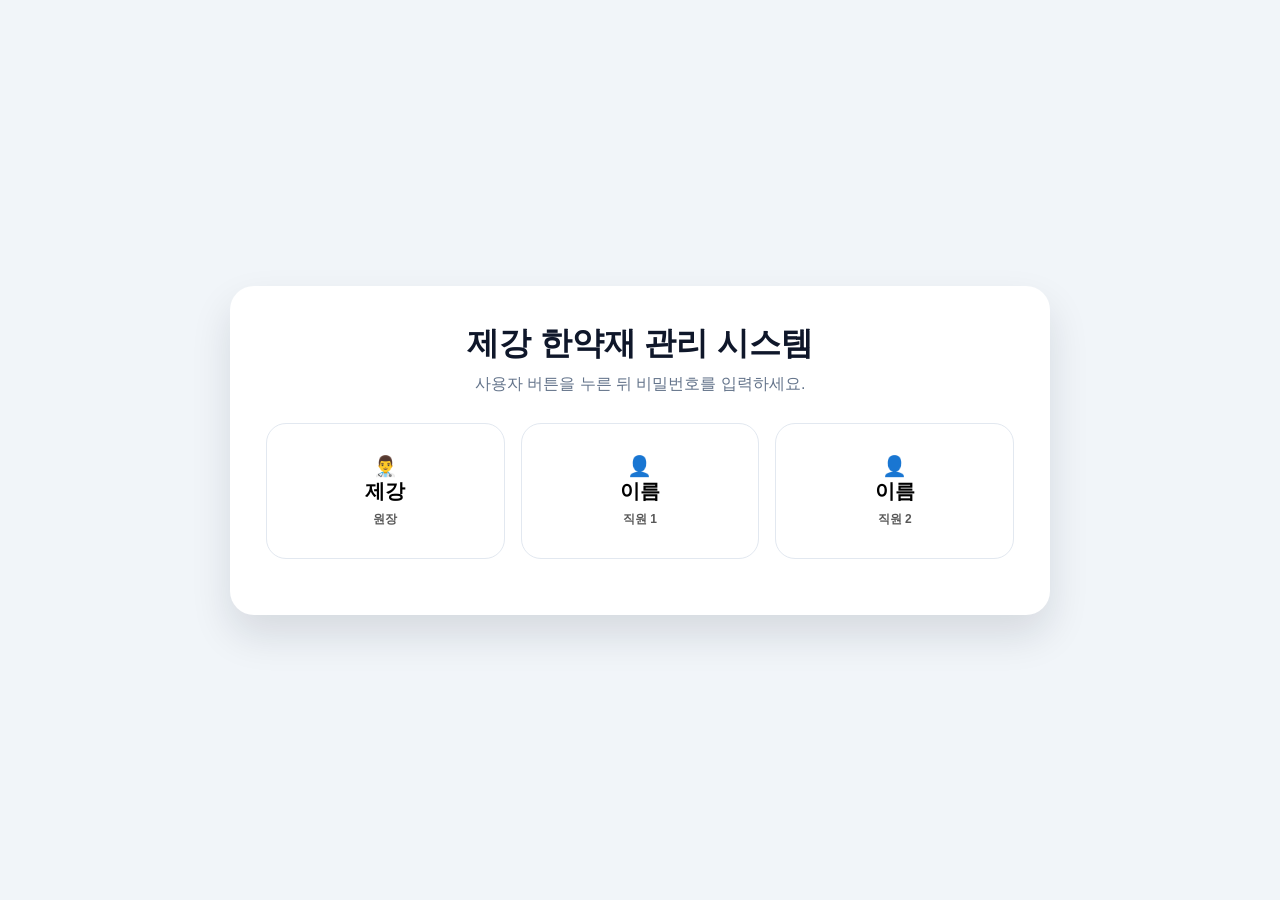
<file: index.html>
<!DOCTYPE html>
<html lang="ko">
<head>
  <meta charset="UTF-8" />
  <meta name="viewport" content="width=device-width, initial-scale=1.0" />
  <title>제강 한약재 관리 시스템</title>
  <style>
    * { box-sizing: border-box; }
    body {
      margin: 0;
      font-family: -apple-system, BlinkMacSystemFont, "Segoe UI", sans-serif;
      background: #f1f5f9;
      color: #0f172a;
    }
    button, input, select, textarea { font-family: inherit; }
    button { cursor: pointer; }
    .hidden { display: none !important; }
    .login-page {
      min-height: 100vh;
      display: flex;
      align-items: center;
      justify-content: center;
      padding: 24px;
    }
    .login-card {
      width: 100%;
      max-width: 820px;
      background: #fff;
      border-radius: 24px;
      padding: 36px;
      box-shadow: 0 20px 40px rgba(15, 23, 42, 0.12);
    }
    .title { text-align: center; margin-bottom: 28px; }
    .title h1 { margin: 0; font-size: 32px; }
    .title p { margin: 8px 0 0; color: #64748b; }
    .user-grid {
      display: grid;
      grid-template-columns: repeat(3, 1fr);
      gap: 16px;
      margin-bottom: 20px;
    }
    .user-button {
      border: 1px solid #e2e8f0;
      background: #fff;
      border-radius: 20px;
      padding: 30px 20px;
      font-size: 20px;
      font-weight: 700;
      transition: 0.15s;
    }
    .user-button:hover, .user-button.active {
      background: #0f172a;
      color: #fff;
      border-color: #0f172a;
    }
    .password-box {
      background: #f8fafc;
      border: 1px solid #e2e8f0;
      border-radius: 18px;
      padding: 20px;
    }
    .password-box label { font-size: 14px; color: #475569; }
    .password-box input {
      width: 100%;
      margin-top: 8px;
      padding: 14px;
      border-radius: 12px;
      border: 1px solid #cbd5e1;
      font-size: 16px;
    }
    .primary-btn {
      border: 0;
      background: #0f172a;
      color: #fff;
      border-radius: 12px;
      padding: 13px 18px;
      font-size: 15px;
      font-weight: 700;
    }
    .secondary-btn {
      border: 1px solid #cbd5e1;
      background: #fff;
      color: #0f172a;
      border-radius: 12px;
      padding: 11px 14px;
      font-size: 14px;
      font-weight: 700;
    }
    .danger-btn {
      border: 1px solid #fecaca;
      background: #fff;
      color: #dc2626;
      border-radius: 12px;
      padding: 9px 12px;
      font-size: 13px;
      font-weight: 700;
    }
    .app-header {
      background: #fff;
      border-bottom: 1px solid #e2e8f0;
      position: sticky;
      top: 0;
      z-index: 10;
    }
    .header-inner {
      max-width: 1280px;
      margin: 0 auto;
      padding: 18px 24px;
      display: flex;
      justify-content: space-between;
      align-items: center;
      gap: 16px;
    }
    .header-inner h1 { margin: 0; font-size: 24px; }
    .header-inner p { margin: 4px 0 0; color: #64748b; font-size: 14px; }
    .layout {
      max-width: 1280px;
      margin: 0 auto;
      padding: 24px;
      display: grid;
      grid-template-columns: 230px 1fr;
      gap: 24px;
    }
    .sidebar, .card {
      background: #fff;
      border: 1px solid #e2e8f0;
      border-radius: 22px;
      box-shadow: 0 6px 18px rgba(15, 23, 42, 0.05);
    }
    .sidebar { padding: 14px; align-self: start; position: sticky; top: 94px; }
    .menu-btn {
      width: 100%;
      border: 0;
      background: transparent;
      text-align: left;
      padding: 14px 16px;
      border-radius: 14px;
      font-weight: 700;
      color: #334155;
      margin-bottom: 6px;
    }
    .menu-btn:hover, .menu-btn.active { background: #0f172a; color: white; }
    .content { min-width: 0; }
    .card { padding: 22px; margin-bottom: 22px; }
    .card h2 { margin: 0 0 8px; font-size: 22px; }
    .muted { color: #64748b; font-size: 14px; margin: 0 0 18px; }
    .stat-grid {
      display: grid;
      grid-template-columns: repeat(4, 1fr);
      gap: 16px;
      margin-bottom: 22px;
    }
    .stat-card {
      background: #fff;
      border: 1px solid #e2e8f0;
      border-radius: 20px;
      padding: 20px;
    }
    .stat-label { color: #64748b; font-size: 14px; }
    .stat-value { font-size: 30px; font-weight: 800; margin-top: 6px; }
    .toolbar {
      display: flex;
      justify-content: space-between;
      align-items: center;
      gap: 12px;
      margin-bottom: 16px;
      flex-wrap: wrap;
    }
    .search-input {
      width: 100%;
      padding: 14px;
      border: 1px solid #cbd5e1;
      border-radius: 14px;
      font-size: 15px;
      margin-bottom: 16px;
    }
    table {
      width: 100%;
      border-collapse: collapse;
      background: #fff;
      border: 1px solid #e2e8f0;
      border-radius: 16px;
      overflow: hidden;
    }
    th, td {
      padding: 13px;
      text-align: left;
      border-bottom: 1px solid #e2e8f0;
      font-size: 14px;
      vertical-align: middle;
    }
    th { background: #f8fafc; color: #475569; font-weight: 800; }
    tr:hover td { background: #f8fafc; }
    .action-row { display: flex; gap: 6px; flex-wrap: wrap; }
    .mini-btn {
      border: 1px solid #cbd5e1;
      background: #fff;
      border-radius: 10px;
      padding: 7px 9px;
      font-size: 12px;
      font-weight: 700;
    }
    .expiry-warning { color: #dc2626; font-weight: 800; }
    .location-grid {
      display: grid;
      grid-template-columns: 260px 1fr;
      gap: 20px;
    }
    .location-list button {
      width: 100%;
      border: 1px solid #e2e8f0;
      background: #fff;
      border-radius: 14px;
      padding: 14px;
      text-align: left;
      margin-bottom: 10px;
      font-weight: 800;
    }
    .location-list button.active { background: #0f172a; color: #fff; }
    .cell-map {
      display: grid;
      grid-template-columns: repeat(2, 1fr);
      gap: 12px;
      margin-bottom: 20px;
    }
    .cell-btn {
      min-height: 90px;
      border: 1px solid #cbd5e1;
      background: #f8fafc;
      border-radius: 18px;
      padding: 16px;
      text-align: left;
      font-weight: 800;
    }
    .cell-btn.active { background: #0f172a; color: #fff; }
    .herb-card {
      border: 1px solid #e2e8f0;
      border-radius: 16px;
      padding: 16px;
      margin-bottom: 10px;
      display: flex;
      justify-content: space-between;
      gap: 12px;
    }
    .form-grid {
      display: grid;
      grid-template-columns: repeat(2, 1fr);
      gap: 14px;
    }
    .form-field label {
      display: block;
      font-size: 13px;
      font-weight: 800;
      color: #475569;
      margin-bottom: 6px;
    }
    .form-field input, .form-field select, .form-field textarea {
      width: 100%;
      padding: 12px;
      border-radius: 12px;
      border: 1px solid #cbd5e1;
      font-size: 14px;
    }
    .form-field textarea { min-height: 82px; resize: vertical; }
    .full { grid-column: 1 / -1; }
    .log-grid {
      display: grid;
      grid-template-columns: repeat(2, 1fr);
      gap: 18px;
    }
    .log-item {
      border: 1px solid #e2e8f0;
      border-radius: 16px;
      padding: 15px;
      margin-bottom: 10px;
    }
    .modal-backdrop {
      position: fixed;
      inset: 0;
      background: rgba(15, 23, 42, 0.45);
      display: flex;
      align-items: center;
      justify-content: center;
      z-index: 50;
      padding: 20px;
    }
    .modal {
      width: 100%;
      max-width: 720px;
      background: #fff;
      border-radius: 22px;
      padding: 24px;
      max-height: 90vh;
      overflow: auto;
    }
    .modal-header {
      display: flex;
      justify-content: space-between;
      gap: 14px;
      align-items: start;
      margin-bottom: 18px;
    }
    .info-grid {
      display: grid;
      grid-template-columns: repeat(2, 1fr);
      gap: 12px;
    }
    .info-box {
      background: #f8fafc;
      border: 1px solid #e2e8f0;
      border-radius: 14px;
      padding: 14px;
    }
    .info-label { color: #64748b; font-size: 13px; margin-bottom: 4px; }
    .info-value { font-weight: 800; }
    .notice {
      background: #fffbeb;
      border: 1px solid #fde68a;
      color: #92400e;
      border-radius: 16px;
      padding: 14px;
      margin-bottom: 16px;
      font-size: 14px;
    }
    @media (max-width: 900px) {
      .layout { grid-template-columns: 1fr; }
      .sidebar { position: static; }
      .stat-grid, .location-grid, .log-grid, .form-grid, .info-grid { grid-template-columns: 1fr; }
      .user-grid { grid-template-columns: 1fr; }
      .header-inner { flex-direction: column; align-items: flex-start; }
      table { display: block; overflow-x: auto; white-space: nowrap; }
    }
  </style>
</head>
<body>
  <section id="loginPage" class="login-page">
    <div class="login-card">
      <div class="title">
        <h1>제강 한약재 관리 시스템</h1>
        <p>사용자 버튼을 누른 뒤 비밀번호를 입력하세요.</p>
      </div>
      <div id="userGrid" class="user-grid"></div>
      <div id="passwordBox" class="password-box hidden">
        <label id="passwordLabel">비밀번호</label>
        <input id="passwordInput" type="password" placeholder="비밀번호 입력" />
        <div style="font-size:12px; color:#64748b; margin-top:8px; line-height:1.5;">
          초기 비밀번호: 제강 0000 / 직원1 1111 / 직원2 2222
        </div>
        <button id="loginBtn" class="primary-btn" style="width:100%; margin-top:14px;">메인으로 접속</button>
      </div>
    </div>
  </section>

  <section id="appPage" class="hidden">
    <header class="app-header">
      <div class="header-inner">
        <div>
          <h1>제강 한약재 관리 시스템</h1>
          <p id="currentUserText">현재 로그인: 제강 · 원장용 전체 기능 화면</p>
        </div>
        <button id="logoutBtn" class="secondary-btn">로그아웃</button>
      </div>
    </header>

    <div class="layout">
      <aside class="sidebar">
        <button class="menu-btn active" data-tab="dashboard">📦 대시보드</button>
        <button class="menu-btn" data-tab="herbs">📋 약재 목록</button>
        <button class="menu-btn" data-tab="addHerb">➕ 약재 등록</button>
        <button class="menu-btn" data-tab="locations">📍 위치별 보기</button>
        <button class="menu-btn" data-tab="logs">🕘 로그 기록</button>
        <button class="menu-btn" data-tab="staffManage">👥 직원정보관리</button>
        <button class="menu-btn" data-tab="settings">⚙️ 설정</button>
      </aside>

      <main class="content">
        <section id="dashboard" class="tab-section">
          <div class="stat-grid">
            <div class="stat-card"><div class="stat-label">총 약재</div><div id="totalHerbs" class="stat-value">0개</div></div>
            <div class="stat-card"><div class="stat-label">유통기한 임박</div><div id="expirySoon" class="stat-value">0개</div></div>
            <div class="stat-card"><div class="stat-label">재고 부족</div><div id="lowStock" class="stat-value">0개</div></div>
            <div class="stat-card"><div class="stat-label">관리 위치</div><div class="stat-value">4곳</div></div>
          </div>
          <div class="card">
            <div class="toolbar">
              <div>
                <h2>최근 약재 목록</h2>
                <p class="muted">원장용에서는 가격, 거래처, 삭제, 로그 기록까지 모두 보입니다.</p>
              </div>
              <button class="primary-btn" onclick="showTab('addHerb')">약재 등록</button>
            </div>
            <input id="dashboardSearch" class="search-input" placeholder="약재명, 위치, 거래처, 바코드 검색" />
            <div id="dashboardTable"></div>
          </div>
        </section>

        <section id="herbs" class="tab-section hidden">
          <div class="card">
            <div class="toolbar">
              <div>
                <h2>전체 약재 목록</h2>
                <p class="muted">검색 후 상세보기, 수정, 삭제를 할 수 있습니다.</p>
              </div>
              <button class="primary-btn" onclick="showTab('addHerb')">신규 등록</button>
            </div>
            <input id="herbSearch" class="search-input" placeholder="약재명, 위치, 거래처, 바코드 검색" />
            <div id="herbTable"></div>
          </div>
        </section>

        <section id="addHerb" class="tab-section hidden">
          <div class="card">
            <h2>약재 신규 등록</h2>
            <p class="muted">현재 버전은 브라우저 localStorage에 저장됩니다. GitHub Pages에서도 새로고침 후 유지됩니다.</p>
            <form id="herbForm">
              <div class="form-grid">
                <div class="form-field"><label>한약재 이름</label><input id="name" required placeholder="예: 당귀" /></div>
                <div class="form-field"><label>바코드</label><input id="barcode" placeholder="스캐너 입력 가능" /></div>
                <div class="form-field"><label>현재 재고수량</label><input id="stock" type="number" required placeholder="예: 1200" /></div>
                <div class="form-field"><label>단위</label><select id="unit"><option>g</option><option>kg</option><option>봉</option><option>박스</option></select></div>
                <div class="form-field"><label>입고일</label><input id="receivedDate" type="date" /></div>
                <div class="form-field"><label>입고수량</label><input id="receivedQty" type="number" placeholder="예: 3000" /></div>
                <div class="form-field"><label>가격</label><input id="price" type="number" placeholder="예: 45000" /></div>
                <div class="form-field"><label>유통기한</label><input id="expiryDate" type="date" /></div>
                <div class="form-field"><label>위치</label><select id="locationType"></select></div>
                <div class="form-field"><label>세부 위치</label><select id="locationDetail"></select></div>
                <div class="form-field"><label>거래처</label><input id="supplier" placeholder="예: OO약업사" /></div>
                <div class="form-field full"><label>메모</label><textarea id="memo" placeholder="보관상태, 주의사항 등"></textarea></div>
              </div>
              <div style="display:flex; gap:10px; margin-top:18px; flex-wrap:wrap;">
                <button class="primary-btn" type="submit">저장</button>
                <button class="secondary-btn" type="button" onclick="resetForm()">입력 초기화</button>
              </div>
            </form>
          </div>
        </section>

        <section id="locations" class="tab-section hidden">
          <div class="location-grid">
            <div class="card location-list">
              <h2>위치 선택</h2>
              <p class="muted">위치를 누르면 도면이 바뀝니다.</p>
              <div id="locationButtons"></div>
            </div>
            <div class="card">
              <h2 id="locationTitle">2단냉장고</h2>
              <p class="muted">칸을 누르면 해당 위치에 있는 약재만 표시됩니다.</p>
              <div id="cellMap" class="cell-map"></div>
              <div id="locationHerbs"></div>
            </div>
          </div>
        </section>

        <section id="logs" class="tab-section hidden">
          <div class="log-grid">
            <div class="card">
              <h2>접속 로그</h2>
              <p class="muted">직원이 몇 시에 들어왔고 나갔는지 확인하는 화면입니다.</p>
              <div id="loginLogs"></div>
            </div>
            <div class="card">
              <h2>작업 기록</h2>
              <p class="muted">직원이 약재 정보를 수정/삭제/확인한 기록을 남기는 자리입니다.</p>
              <div id="changeLogs"></div>
            </div>
          </div>
        </section>

        <section id="staffManage" class="tab-section hidden">
          <div class="card">
            <h2>직원정보관리</h2>
            <p class="muted">원장만 보는 화면입니다. 로그인 버튼에 표시될 이름과 비밀번호를 관리합니다.</p>
            <div class="notice">현재 버전에서는 이름과 비밀번호가 브라우저에 저장됩니다. 실제 업무용에서는 서버 보안 로그인으로 바꿔야 합니다.</div>
            <form id="staffForm">
              <div class="form-grid">
                <div class="form-field">
                  <label>원장 이름</label>
                  <input id="ownerNameInput" placeholder="예: 제강" />
                </div>
                <div class="form-field">
                  <label>직원 1 이름</label>
                  <input id="staff1NameInput" placeholder="예: 직원1" />
                </div>
                <div class="form-field">
                  <label>직원 2 이름</label>
                  <input id="staff2NameInput" placeholder="예: 직원2" />
                </div>
                <div class="form-field">
                  <label>원장 비밀번호</label>
                  <input id="ownerPasswordInput" type="password" placeholder="새 비밀번호 입력" />
                </div>
                <div class="form-field">
                  <label>직원 1 비밀번호</label>
                  <input id="staff1PasswordInput" type="password" placeholder="새 비밀번호 입력" />
                </div>
                <div class="form-field">
                  <label>직원 2 비밀번호</label>
                  <input id="staff2PasswordInput" type="password" placeholder="새 비밀번호 입력" />
                </div>
                <div class="form-field">
                  <label>향후 기능</label>
                  <input value="권한 제한 / 퇴사자 비활성화 / 작업별 허용범위" disabled />
                </div>
              </div>
              <div style="display:flex; gap:10px; margin-top:18px; flex-wrap:wrap;">
                <button class="primary-btn" type="submit">직원정보 저장</button>
                <button class="secondary-btn" type="button" onclick="resetUserProfiles()">기본값으로 되돌리기</button>
              </div>
            </form>
          </div>
        </section>

        <section id="settings" class="tab-section hidden">
          <div class="card">
            <h2>설정</h2>
            <p class="muted">나중에 실제 로그인, 비밀번호 변경, 직원 권한 제한을 넣을 자리입니다.</p>
            <div class="notice">현재 버전은 프로토타입입니다. 실제 보안 로그인은 아직 아닙니다.</div>
            <div class="stat-grid">
              <div class="stat-card"><div class="stat-label">비밀번호 변경</div><div style="font-weight:800; margin-top:8px;">예정</div></div>
              <div class="stat-card"><div class="stat-label">직원 권한 설정</div><div style="font-weight:800; margin-top:8px;">가격/삭제/로그 제한</div></div>
              <div class="stat-card"><div class="stat-label">바코드 설정</div><div style="font-weight:800; margin-top:8px;">스캐너 입력 연동</div></div>
              <div class="stat-card"><div class="stat-label">거래명세표 OCR</div><div style="font-weight:800; margin-top:8px;">추후 구현</div></div>
            </div>
          </div>
        </section>
      </main>
    </div>
  </section>

  <div id="detailModal" class="modal-backdrop hidden">
    <div class="modal">
      <div class="modal-header">
        <div>
          <h2 id="detailName" style="margin:0;">약재명</h2>
          <p id="detailLocation" class="muted" style="margin-top:6px;">위치</p>
        </div>
        <button class="secondary-btn" onclick="closeDetail()">닫기</button>
      </div>
      <div id="detailInfo" class="info-grid"></div>
    </div>
  </div>

  <script>
    const STORAGE_KEY = "jegang_herb_manager_data_v1";
    const USER_STORAGE_KEY = "jegang_user_profiles_v1";

    const locations = [
      { name: "2단냉장고", cells: ["상단 왼쪽", "상단 오른쪽", "하단 왼쪽", "하단 오른쪽"] },
      { name: "4단선반", cells: ["1층 왼쪽", "1층 오른쪽", "2층 왼쪽", "2층 오른쪽", "3층 왼쪽", "3층 오른쪽", "4층 왼쪽", "4층 오른쪽"] },
      { name: "조재대선반", cells: ["왼쪽칸", "중앙칸", "오른쪽칸"] },
      { name: "4칸냉장고하단", cells: ["1번칸", "2번칸", "3번칸", "4번칸"] },
    ];

    const defaultUsers = [
      { key: "owner", name: "제강", role: "owner", icon: "👨‍⚕️", label: "원장", password: "0000" },
      { key: "staff1", name: "이름", role: "staff1", icon: "👤", label: "직원 1", password: "1111" },
      { key: "staff2", name: "이름", role: "staff2", icon: "👤", label: "직원 2", password: "2222" },
    ];

    const sampleHerbs = [
      { id: 1, name: "당귀", stock: 1200, unit: "g", receivedDate: "2026-04-10", receivedQty: 3000, price: 45000, expiryDate: "2027-04-10", locationType: "2단냉장고", locationDetail: "상단 왼쪽", supplier: "OO약업사", barcode: "880000000001", memo: "자주 사용. 보관상태 양호" },
      { id: 2, name: "숙지황", stock: 800, unit: "g", receivedDate: "2026-03-21", receivedQty: 2000, price: 38000, expiryDate: "2026-07-15", locationType: "4단선반", locationDetail: "2층 오른쪽", supplier: "대한본초", barcode: "880000000002", memo: "유통기한 확인 필요" },
      { id: 3, name: "황기", stock: 2300, unit: "g", receivedDate: "2026-02-02", receivedQty: 5000, price: 62000, expiryDate: "2027-01-30", locationType: "조재대선반", locationDetail: "중앙칸", supplier: "제일약재", barcode: "880000000003", memo: "대용량 보관" },
      { id: 4, name: "맥문동", stock: 350, unit: "g", receivedDate: "2025-12-15", receivedQty: 1000, price: 27000, expiryDate: "2026-05-22", locationType: "4칸냉장고하단", locationDetail: "3번칸", supplier: "OO약업사", barcode: "880000000004", memo: "재고 부족 임박" },
    ];

    let selectedUser = null;
    let currentUser = null;
    let herbs = loadHerbs();
    let userProfiles = loadUserProfiles();
    let selectedLocation = "2단냉장고";
    let selectedCell = null;

    function loadHerbs() {
      const saved = localStorage.getItem(STORAGE_KEY);
      if (saved) return JSON.parse(saved);
      localStorage.setItem(STORAGE_KEY, JSON.stringify(sampleHerbs));
      return sampleHerbs;
    }

    function saveHerbs() {
      localStorage.setItem(STORAGE_KEY, JSON.stringify(herbs));
    }

    function loadUserProfiles() {
      const saved = localStorage.getItem(USER_STORAGE_KEY);
      if (saved) {
        const parsed = JSON.parse(saved);
        return defaultUsers.map(defaultUser => {
          const savedUser = parsed.find(user => user.key === defaultUser.key);
          return { ...defaultUser, ...(savedUser || {}) };
        });
      }
      localStorage.setItem(USER_STORAGE_KEY, JSON.stringify(defaultUsers));
      return JSON.parse(JSON.stringify(defaultUsers));
    }

    function saveUserProfiles() {
      localStorage.setItem(USER_STORAGE_KEY, JSON.stringify(userProfiles));
    }

    function renderUserButtons() {
      document.getElementById("userGrid").innerHTML = userProfiles.map(user => `
        <button class="user-button" data-key="${user.key}">
          ${user.icon}<br />
          <span>${escapeHtml(user.name)}</span>
          <small style="display:block; margin-top:6px; font-size:12px; opacity:.65;">${escapeHtml(user.label)}</small>
        </button>
      `).join("");

      document.querySelectorAll(".user-button").forEach(btn => {
        btn.addEventListener("click", () => {
          document.querySelectorAll(".user-button").forEach(b => b.classList.remove("active"));
          btn.classList.add("active");
          selectedUser = userProfiles.find(user => user.key === btn.dataset.key);
          document.getElementById("passwordLabel").innerText = selectedUser.name + " 비밀번호";
          document.getElementById("passwordBox").classList.remove("hidden");
          document.getElementById("passwordInput").focus();
        });
      });
    }

    function formatWon(value) {
      if (!value && value !== 0) return "-";
      return new Intl.NumberFormat("ko-KR").format(Number(value)) + "원";
    }

    function todayString() {
      return new Date().toISOString().slice(0, 10);
    }

    function daysUntil(dateString) {
      if (!dateString) return 99999;
      const today = new Date(todayString() + "T00:00:00");
      const target = new Date(dateString + "T00:00:00");
      return Math.ceil((target - today) / (1000 * 60 * 60 * 24));
    }

    document.getElementById("loginBtn").addEventListener("click", login);
    document.getElementById("passwordInput").addEventListener("keydown", (e) => { if (e.key === "Enter") login(); });
    document.getElementById("logoutBtn").addEventListener("click", logout);

    function login() {
      if (!selectedUser) return alert("사용자를 먼저 선택하세요.");
      const enteredPassword = document.getElementById("passwordInput").value;
      const latestUser = userProfiles.find(user => user.key === selectedUser.key);
      if (!latestUser || enteredPassword !== latestUser.password) {
        alert("비밀번호가 맞지 않습니다.");
        document.getElementById("passwordInput").value = "";
        document.getElementById("passwordInput").focus();
        return;
      }
      currentUser = latestUser;
      document.getElementById("loginPage").classList.add("hidden");
      document.getElementById("appPage").classList.remove("hidden");
      document.getElementById("currentUserText").innerText = `현재 로그인: ${currentUser.name} · ${currentUser.role === "owner" ? "원장용 전체 기능 화면" : "직원용 화면 예정"}`;
      applyRoleVisibility();
      showTab("dashboard");
      renderAll();
    }

    function logout() {
      currentUser = null;
      selectedUser = null;
      document.getElementById("passwordInput").value = "";
      document.getElementById("passwordBox").classList.add("hidden");
      document.getElementById("appPage").classList.add("hidden");
      document.getElementById("loginPage").classList.remove("hidden");
      renderUserButtons();
    }

    function applyRoleVisibility() {
      const isOwner = currentUser && currentUser.role === "owner";
      document.querySelector('[data-tab="staffManage"]').style.display = isOwner ? "block" : "none";
      document.querySelector('[data-tab="logs"]').style.display = isOwner ? "block" : "none";
      document.querySelector('[data-tab="settings"]').style.display = isOwner ? "block" : "none";
    }

    document.querySelectorAll(".menu-btn").forEach(btn => {
      btn.addEventListener("click", () => showTab(btn.dataset.tab));
    });

    function showTab(tabId) {
      document.querySelectorAll(".menu-btn").forEach(b => b.classList.toggle("active", b.dataset.tab === tabId));
      document.querySelectorAll(".tab-section").forEach(sec => sec.classList.add("hidden"));
      document.getElementById(tabId).classList.remove("hidden");
      renderAll();
    }

    document.getElementById("dashboardSearch").addEventListener("input", renderTables);
    document.getElementById("herbSearch").addEventListener("input", renderTables);

    function filterHerbs(query) {
      const q = (query || "").trim().toLowerCase();
      if (!q) return herbs;
      return herbs.filter(h => [h.name, h.locationType, h.locationDetail, h.supplier, h.barcode, h.memo].some(v => String(v || "").toLowerCase().includes(q)));
    }

    function renderAll() {
      renderStats();
      renderTables();
      renderLocationControls();
      renderLocations();
      renderLogs();
      renderFormLocationOptions();
      renderStaffForm();
    }

    function renderStats() {
      document.getElementById("totalHerbs").innerText = herbs.length + "개";
      document.getElementById("expirySoon").innerText = herbs.filter(h => daysUntil(h.expiryDate) <= 90).length + "개";
      document.getElementById("lowStock").innerText = herbs.filter(h => Number(h.stock) <= 500).length + "개";
    }

    function renderTables() {
      const dashboardQuery = document.getElementById("dashboardSearch").value;
      const herbQuery = document.getElementById("herbSearch").value;
      document.getElementById("dashboardTable").innerHTML = makeTable(filterHerbs(dashboardQuery));
      document.getElementById("herbTable").innerHTML = makeTable(filterHerbs(herbQuery));
    }

    function makeTable(list) {
      if (list.length === 0) return `<div class="notice">검색 결과가 없습니다.</div>`;
      const rows = list.map(h => {
        const remain = daysUntil(h.expiryDate);
        const expiryClass = remain <= 90 ? "expiry-warning" : "";
        const remainText = h.expiryDate ? `${h.expiryDate}${remain <= 90 ? ` (${remain}일 남음)` : ""}` : "-";
        return `
          <tr>
            <td><strong>${escapeHtml(h.name)}</strong></td>
            <td>${Number(h.stock || 0).toLocaleString("ko-KR")}${escapeHtml(h.unit || "")}</td>
            <td>${escapeHtml(h.locationType || "-")} / ${escapeHtml(h.locationDetail || "-")}</td>
            <td>${escapeHtml(h.receivedDate || "-")}</td>
            <td class="${expiryClass}">${escapeHtml(remainText)}</td>
            <td>${formatWon(h.price)}</td>
            <td>
              <div class="action-row">
                <button class="mini-btn" onclick="openDetail(${h.id})">상세</button>
                <button class="mini-btn" onclick="editHerb(${h.id})">수정</button>
                <button class="danger-btn" onclick="deleteHerb(${h.id})">삭제</button>
              </div>
            </td>
          </tr>
        `;
      }).join("");
      return `
        <table>
          <thead><tr><th>약재명</th><th>재고</th><th>위치</th><th>입고일</th><th>유통기한</th><th>가격</th><th>관리</th></tr></thead>
          <tbody>${rows}</tbody>
        </table>
      `;
    }

    function renderFormLocationOptions() {
      const locationType = document.getElementById("locationType");
      const current = locationType.value || locations[0].name;
      locationType.innerHTML = locations.map(l => `<option value="${l.name}">${l.name}</option>`).join("");
      locationType.value = locations.some(l => l.name === current) ? current : locations[0].name;
      renderDetailOptions();
    }

    document.getElementById("locationType").addEventListener("change", renderDetailOptions);

    function renderDetailOptions() {
      const type = document.getElementById("locationType").value || locations[0].name;
      const loc = locations.find(l => l.name === type) || locations[0];
      document.getElementById("locationDetail").innerHTML = loc.cells.map(c => `<option value="${c}">${c}</option>`).join("");
    }

    document.getElementById("herbForm").addEventListener("submit", (e) => {
      e.preventDefault();
      const editId = document.getElementById("herbForm").dataset.editId;
      const item = {
        id: editId ? Number(editId) : Date.now(),
        name: document.getElementById("name").value.trim(),
        barcode: document.getElementById("barcode").value.trim(),
        stock: Number(document.getElementById("stock").value || 0),
        unit: document.getElementById("unit").value,
        receivedDate: document.getElementById("receivedDate").value,
        receivedQty: Number(document.getElementById("receivedQty").value || 0),
        price: Number(document.getElementById("price").value || 0),
        expiryDate: document.getElementById("expiryDate").value,
        locationType: document.getElementById("locationType").value,
        locationDetail: document.getElementById("locationDetail").value,
        supplier: document.getElementById("supplier").value.trim(),
        memo: document.getElementById("memo").value.trim(),
      };
      if (editId) {
        herbs = herbs.map(h => h.id === Number(editId) ? item : h);
        alert("약재 정보가 수정되었습니다.");
      } else {
        herbs.unshift(item);
        alert("약재가 등록되었습니다.");
      }
      saveHerbs();
      resetForm();
      showTab("herbs");
    });

    function resetForm() {
      document.getElementById("herbForm").reset();
      delete document.getElementById("herbForm").dataset.editId;
      renderFormLocationOptions();
    }

    function editHerb(id) {
      const h = herbs.find(item => item.id === id);
      if (!h) return;
      showTab("addHerb");
      document.getElementById("herbForm").dataset.editId = h.id;
      document.getElementById("name").value = h.name || "";
      document.getElementById("barcode").value = h.barcode || "";
      document.getElementById("stock").value = h.stock || "";
      document.getElementById("unit").value = h.unit || "g";
      document.getElementById("receivedDate").value = h.receivedDate || "";
      document.getElementById("receivedQty").value = h.receivedQty || "";
      document.getElementById("price").value = h.price || "";
      document.getElementById("expiryDate").value = h.expiryDate || "";
      document.getElementById("locationType").value = h.locationType || locations[0].name;
      renderDetailOptions();
      document.getElementById("locationDetail").value = h.locationDetail || "";
      document.getElementById("supplier").value = h.supplier || "";
      document.getElementById("memo").value = h.memo || "";
    }

    function deleteHerb(id) {
      const h = herbs.find(item => item.id === id);
      if (!h) return;
      if (!confirm(`${h.name} 약재를 삭제할까요?`)) return;
      herbs = herbs.filter(item => item.id !== id);
      saveHerbs();
      renderAll();
    }

    function openDetail(id) {
      const h = herbs.find(item => item.id === id);
      if (!h) return;
      document.getElementById("detailName").innerText = h.name;
      document.getElementById("detailLocation").innerText = `${h.locationType || "-"} / ${h.locationDetail || "-"}`;
      const fields = [
        ["현재 재고", `${Number(h.stock || 0).toLocaleString("ko-KR")}${h.unit || ""}`],
        ["입고수량", `${Number(h.receivedQty || 0).toLocaleString("ko-KR")}${h.unit || ""}`],
        ["입고일", h.receivedDate || "-"],
        ["유통기한", h.expiryDate || "-"],
        ["가격", formatWon(h.price)],
        ["거래처", h.supplier || "-"],
        ["바코드", h.barcode || "-"],
        ["메모", h.memo || "-"],
      ];
      document.getElementById("detailInfo").innerHTML = fields.map(([label, value]) => `
        <div class="info-box"><div class="info-label">${escapeHtml(label)}</div><div class="info-value">${escapeHtml(value)}</div></div>
      `).join("");
      document.getElementById("detailModal").classList.remove("hidden");
    }

    function closeDetail() {
      document.getElementById("detailModal").classList.add("hidden");
    }

    function renderLocationControls() {
      document.getElementById("locationButtons").innerHTML = locations.map(l => `
        <button class="${selectedLocation === l.name ? "active" : ""}" onclick="selectLocation('${l.name}')">${l.name}</button>
      `).join("");
    }

    function selectLocation(name) {
      selectedLocation = name;
      selectedCell = null;
      renderLocationControls();
      renderLocations();
    }

    function selectCell(cell) {
      selectedCell = cell;
      renderLocations();
    }

    function renderLocations() {
      const loc = locations.find(l => l.name === selectedLocation) || locations[0];
      document.getElementById("locationTitle").innerText = loc.name;
      document.getElementById("cellMap").innerHTML = loc.cells.map(cell => {
        const count = herbs.filter(h => h.locationType === loc.name && h.locationDetail === cell).length;
        return `<button class="cell-btn ${selectedCell === cell ? "active" : ""}" onclick="selectCell('${cell}')"><div>${cell}</div><div style="font-size:13px; opacity:.75; margin-top:6px;">약재 ${count}개</div></button>`;
      }).join("");

      const list = herbs.filter(h => h.locationType === loc.name && (!selectedCell || h.locationDetail === selectedCell));
      const title = selectedCell ? `${loc.name} / ${selectedCell}` : `${loc.name} 전체`;
      if (list.length === 0) {
        document.getElementById("locationHerbs").innerHTML = `<h3>${title}</h3><div class="notice">해당 위치에 등록된 약재가 없습니다.</div>`;
        return;
      }
      document.getElementById("locationHerbs").innerHTML = `<h3>${title}</h3>` + list.map(h => `
        <div class="herb-card">
          <div>
            <strong>${escapeHtml(h.name)}</strong>
            <div style="color:#64748b; font-size:13px; margin-top:5px;">재고 ${Number(h.stock || 0).toLocaleString("ko-KR")}${escapeHtml(h.unit || "")} · 유통기한 ${escapeHtml(h.expiryDate || "-")}</div>
          </div>
          <div style="font-weight:800; white-space:nowrap;">${formatWon(h.price)}</div>
        </div>
      `).join("");
    }

    function renderLogs() {
      const ownerName = userProfiles.find(u => u.role === "owner")?.name || "제강";
      const staff1Name = userProfiles.find(u => u.role === "staff1")?.name || "직원1";
      const staff2Name = userProfiles.find(u => u.role === "staff2")?.name || "직원2";
      const loginLogs = [
        { user: staff1Name, login: "2026-04-29 09:03", logout: "2026-04-29 09:47", duration: "44분" },
        { user: staff2Name, login: "2026-04-29 10:11", logout: "2026-04-29 10:25", duration: "14분" },
        { user: currentUser ? currentUser.name : ownerName, login: "현재 접속", logout: "사용 중", duration: "진행 중" },
      ];
      const changeLogs = [
        { user: staff1Name, action: "당귀 재고 변경", detail: "1500g → 1200g", time: "2026-04-29 09:31" },
        { user: staff2Name, action: "맥문동 위치 확인", detail: "4칸냉장고하단 / 3번칸", time: "2026-04-29 10:14" },
        { user: ownerName, action: "숙지황 가격 수정", detail: "36,000원 → 38,000원", time: "2026-04-29 10:39" },
      ];
      document.getElementById("loginLogs").innerHTML = loginLogs.map(l => `
        <div class="log-item"><strong>${escapeHtml(l.user)}</strong><div style="color:#64748b; font-size:13px; margin-top:6px;">로그인: ${escapeHtml(l.login)}</div><div style="color:#64748b; font-size:13px;">로그아웃: ${escapeHtml(l.logout)}</div><div style="font-weight:800; margin-top:5px;">사용시간: ${escapeHtml(l.duration)}</div></div>
      `).join("");
      document.getElementById("changeLogs").innerHTML = changeLogs.map(l => `
        <div class="log-item"><strong>${escapeHtml(l.user)} · ${escapeHtml(l.action)}</strong><div style="color:#64748b; font-size:13px; margin-top:6px;">${escapeHtml(l.detail)}</div><div style="color:#94a3b8; font-size:12px; margin-top:6px;">${escapeHtml(l.time)}</div></div>
      `).join("");
    }

    function renderStaffForm() {
      const owner = userProfiles.find(u => u.key === "owner");
      const staff1 = userProfiles.find(u => u.key === "staff1");
      const staff2 = userProfiles.find(u => u.key === "staff2");
      document.getElementById("ownerNameInput").value = owner?.name || "제강";
      document.getElementById("staff1NameInput").value = staff1?.name || "이름";
      document.getElementById("staff2NameInput").value = staff2?.name || "이름";
      document.getElementById("ownerPasswordInput").value = owner?.password || "";
      document.getElementById("staff1PasswordInput").value = staff1?.password || "";
      document.getElementById("staff2PasswordInput").value = staff2?.password || "";
    }

    document.getElementById("staffForm").addEventListener("submit", (e) => {
      e.preventDefault();
      const ownerName = document.getElementById("ownerNameInput").value.trim() || "제강";
      const staff1Name = document.getElementById("staff1NameInput").value.trim() || "이름";
      const staff2Name = document.getElementById("staff2NameInput").value.trim() || "이름";
      const ownerPassword = document.getElementById("ownerPasswordInput").value.trim() || "0000";
      const staff1Password = document.getElementById("staff1PasswordInput").value.trim() || "1111";
      const staff2Password = document.getElementById("staff2PasswordInput").value.trim() || "2222";
      userProfiles = userProfiles.map(user => {
        if (user.key === "owner") return { ...user, name: ownerName, password: ownerPassword };
        if (user.key === "staff1") return { ...user, name: staff1Name, password: staff1Password };
        if (user.key === "staff2") return { ...user, name: staff2Name, password: staff2Password };
        return user;
      });
      if (currentUser) {
        currentUser = userProfiles.find(u => u.key === currentUser.key) || currentUser;
        document.getElementById("currentUserText").innerText = `현재 로그인: ${currentUser.name} · ${currentUser.role === "owner" ? "원장용 전체 기능 화면" : "직원용 화면 예정"}`;
      }
      saveUserProfiles();
      renderUserButtons();
      renderLogs();
      alert("직원정보가 저장되었습니다. 다음 로그인 화면부터 수정된 이름이 표시됩니다.");
    });

    function resetUserProfiles() {
      if (!confirm("사용자 이름을 기본값으로 되돌릴까요?")) return;
      userProfiles = JSON.parse(JSON.stringify(defaultUsers));
      saveUserProfiles();
      renderUserButtons();
      renderStaffForm();
      renderLogs();
    }

    function escapeHtml(value) {
      return String(value ?? "")
        .replaceAll("&", "&amp;")
        .replaceAll("<", "&lt;")
        .replaceAll(">", "&gt;")
        .replaceAll('"', "&quot;")
        .replaceAll("'", "&#039;");
    }

    renderUserButtons();
    renderFormLocationOptions();
  </script>
</body>
</html>
</file>
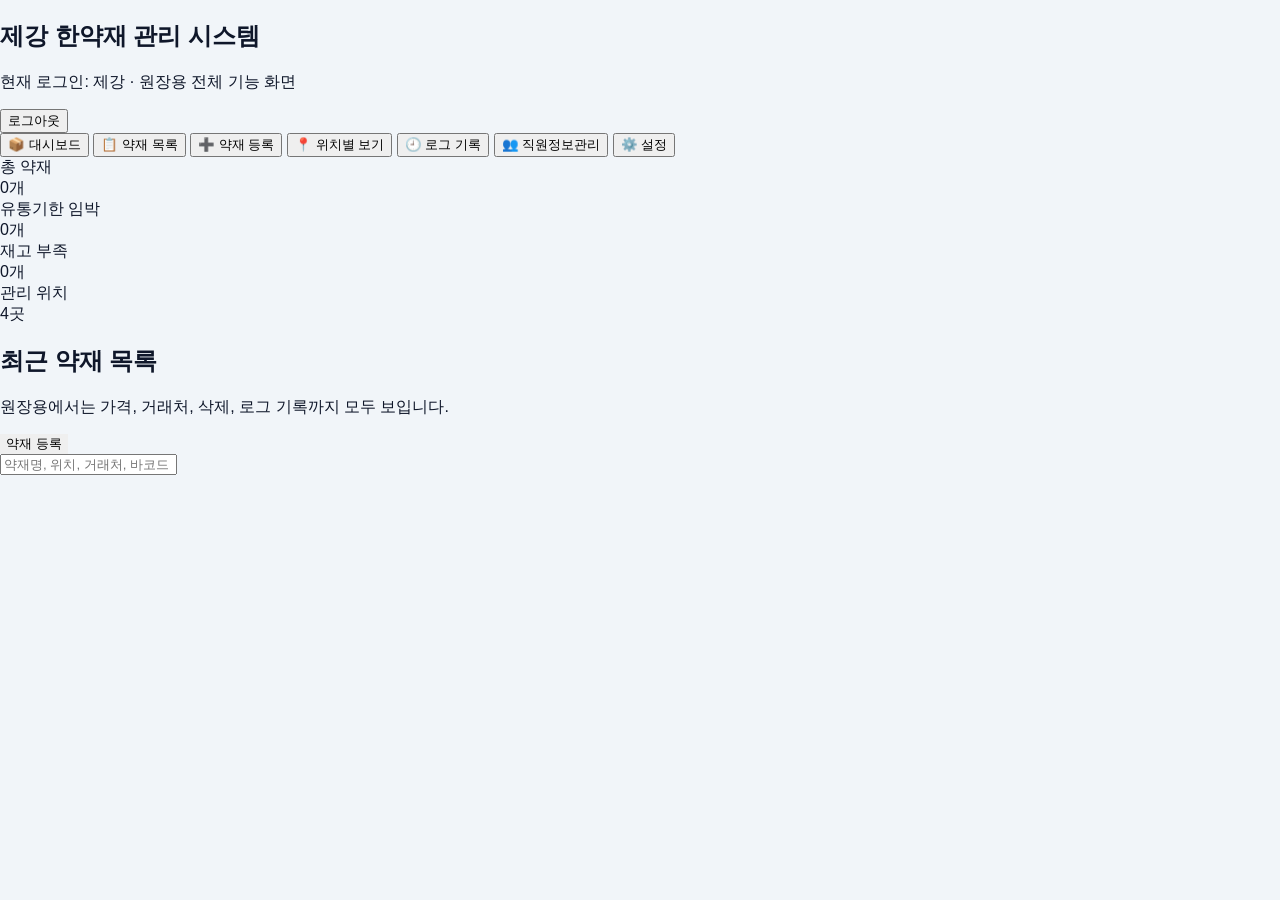
<file: main.html>
<!DOCTYPE html>
<html lang="ko">
<head>
  <meta charset="UTF-8" />
  <meta name="viewport" content="width=device-width, initial-scale=1.0" />
  <title>제강 한약재 관리 시스템 - 메인</title>
  <link rel="stylesheet" href="style.css" />
</head>
<body>
  <section id="appPage">
    <header class="app-header">
      <div class="header-inner">
        <div>
          <h1>제강 한약재 관리 시스템</h1>
          <p id="currentUserText">현재 로그인: 제강 · 원장용 전체 기능 화면</p>
        </div>
        <button id="logoutBtn" class="secondary-btn">로그아웃</button>
      </div>
    </header>

    <div class="layout">
      <aside class="sidebar">
        <button class="menu-btn active" data-tab="dashboard">📦 대시보드</button>
        <button class="menu-btn" data-tab="herbs">📋 약재 목록</button>
        <button class="menu-btn" data-tab="addHerb">➕ 약재 등록</button>
        <button class="menu-btn" data-tab="locations">📍 위치별 보기</button>
        <button class="menu-btn" data-tab="logs">🕘 로그 기록</button>
        <button class="menu-btn" data-tab="staffManage">👥 직원정보관리</button>
        <button class="menu-btn" data-tab="settings">⚙️ 설정</button>
      </aside>

      <main class="content">
        <section id="dashboard" class="tab-section">
          <div class="stat-grid">
            <div class="stat-card"><div class="stat-label">총 약재</div><div id="totalHerbs" class="stat-value">0개</div></div>
            <div class="stat-card"><div class="stat-label">유통기한 임박</div><div id="expirySoon" class="stat-value">0개</div></div>
            <div class="stat-card"><div class="stat-label">재고 부족</div><div id="lowStock" class="stat-value">0개</div></div>
            <div class="stat-card"><div class="stat-label">관리 위치</div><div class="stat-value">4곳</div></div>
          </div>
          <div class="card">
            <div class="toolbar">
              <div>
                <h2>최근 약재 목록</h2>
                <p class="muted">원장용에서는 가격, 거래처, 삭제, 로그 기록까지 모두 보입니다.</p>
              </div>
              <button class="primary-btn" onclick="showTab('addHerb')">약재 등록</button>
            </div>
            <input id="dashboardSearch" class="search-input" placeholder="약재명, 위치, 거래처, 바코드 검색" />
            <div id="dashboardTable"></div>
          </div>
        </section>

        <section id="herbs" class="tab-section hidden">
          <div class="card">
            <div class="toolbar">
              <div>
                <h2>전체 약재 목록</h2>
                <p class="muted">검색 후 상세보기, 수정, 삭제를 할 수 있습니다.</p>
              </div>
              <button class="primary-btn" onclick="showTab('addHerb')">신규 등록</button>
            </div>
            <input id="herbSearch" class="search-input" placeholder="약재명, 위치, 거래처, 바코드 검색" />
            <div id="herbTable"></div>
          </div>
        </section>

        <section id="addHerb" class="tab-section hidden">
          <div class="card">
            <h2>약재 신규 등록</h2>
</html>
</file>
<file: style.css>
* { box-sizing: border-box; }
body {
  margin: 0;
  font-family: -apple-system, BlinkMacSystemFont, "Segoe UI", sans-serif;
  background: #f1f5f9;
  color: #0f172a;
}
button, input, select, textarea { font-family: inherit; }
button { cursor: pointer; }
.hidden { display: none !important; }
.login-page {
  min-height: 100vh;
  display: flex;
  align-items: center;
  justify-content: center;
  padding: 24px;
}
.login-card {
  width: 100%;
  max-width: 820px;
  background: #fff;
  border-radius: 24px;
  padding: 36px;
  box-shadow: 0 20px 40px rgba(15, 23, 42, 0.12);
}
.title { text-align: center; margin-bottom: 28px; }
.title h1 { margin: 0; font-size: 32px; }
.title p { margin: 8px 0 0; color: #64748b; }
.user-grid {
  display: grid;
  grid-template-columns: repeat(3, 1fr);
  gap: 16px;
  margin-bottom: 20px;
}
.user-button {
  border: 1px solid #e2e8f0;
  background: #fff;
  border-radius: 20px;
  padding: 30px 20px;
  font-size: 20px;
  font-weight: 700;
  transition: 0.15s;
}
.user-button:hover, .user-button.active {
  background: #0f172a;
  color: #fff;
  border-color: #0f172a;
}
.password-box {
  background: #f8fafc;
  border: 1px solid #e2e8f0;
  border-radius: 18px;
  padding: 20px;
}
.password-box label { font-size: 14px; color: #475569; }
.password-box input {
  width: 100%;
  margin-top: 8px;
  padding: 14px;
  border-radius: 12px;
  border: 1px solid #cbd5e1;
  font-size: 16px;
}
.primary-btn {
  border: 0;
}
</file>
